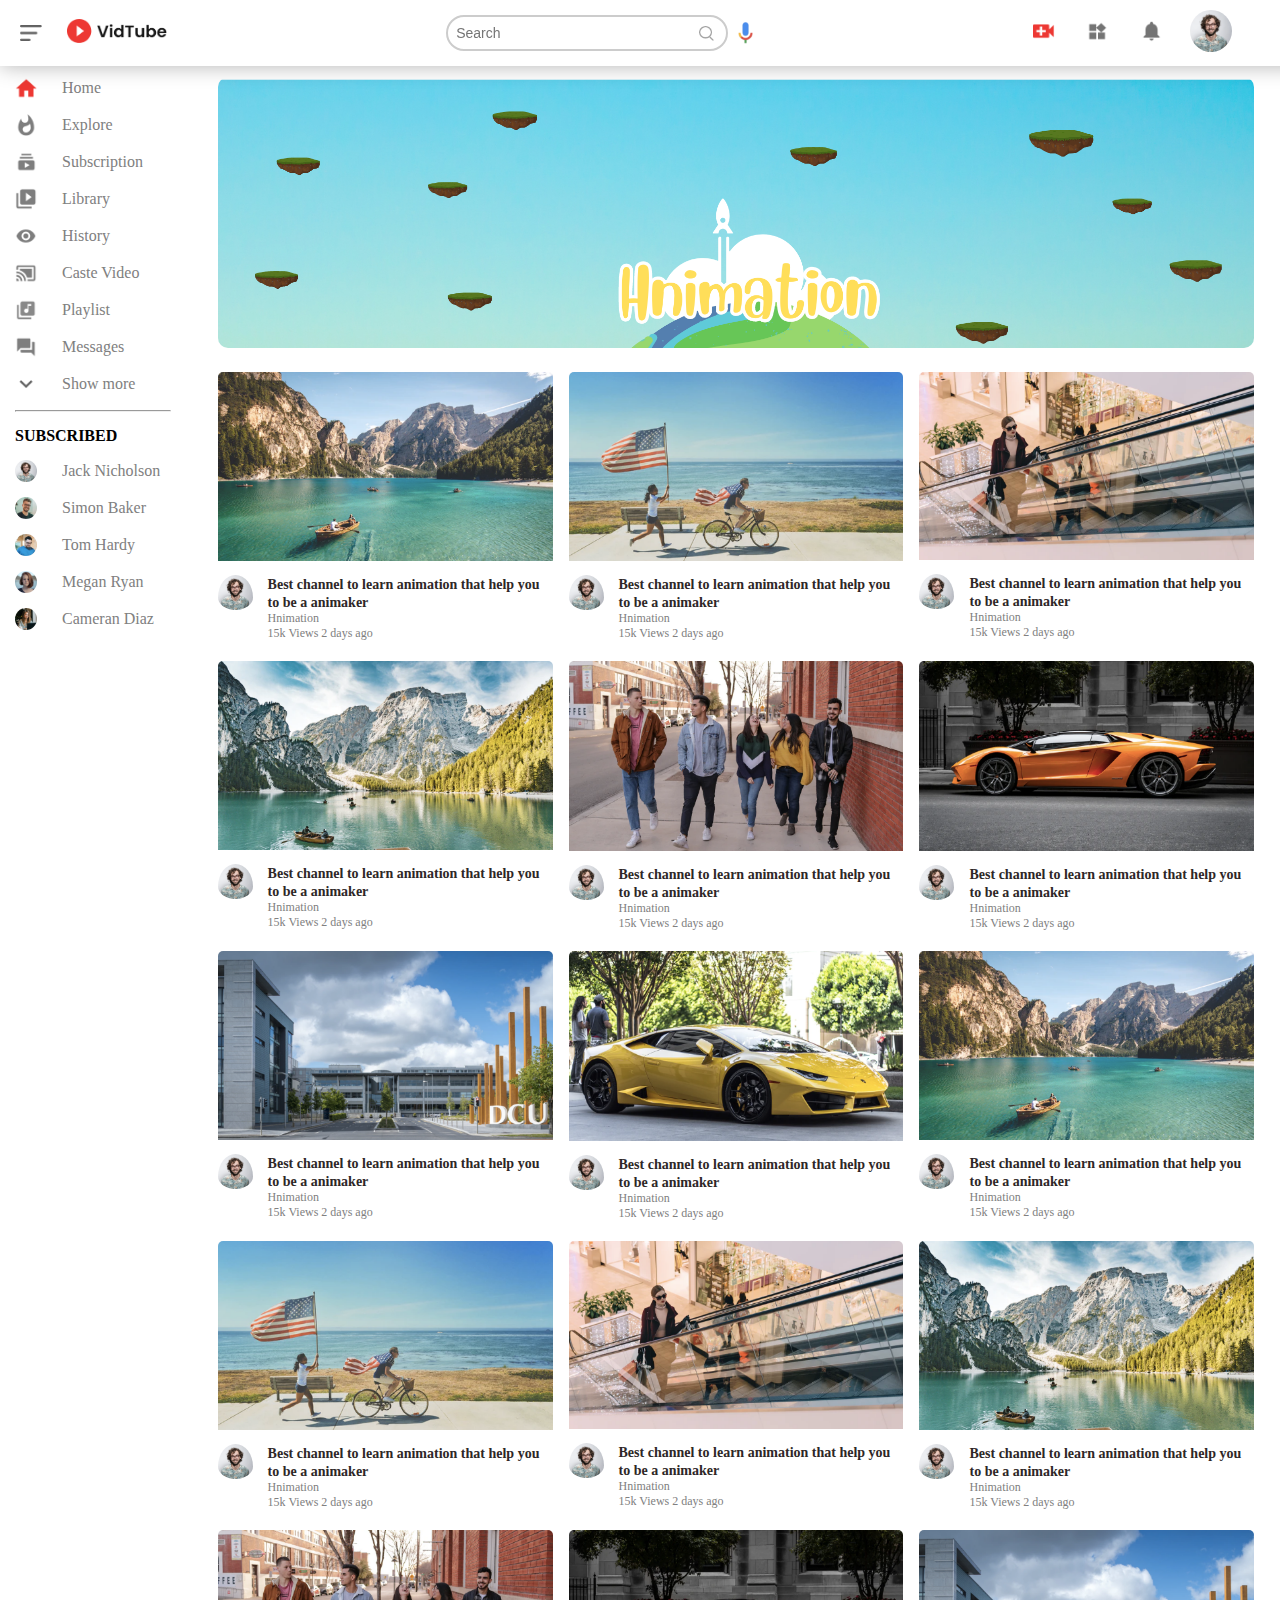
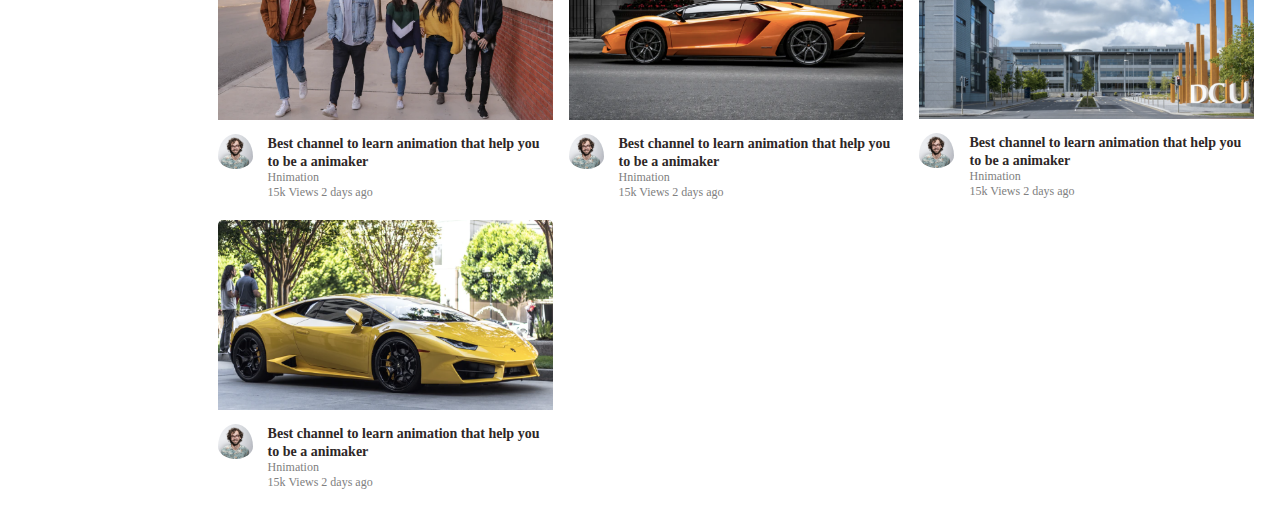
<file: index.html>
<!DOCTYPE html>
<html lang="en">

<head>
    <meta charset="UTF-8">
    <meta name="viewport" content="width=device-width, initial-scale=1.0">
    <title>HdTube</title>
    <link rel="stylesheet" href="style.css">
</head>

<body>

    <div class="nav">
        <div class="nav-left">

            <img src="image/IMG_20230623_234135_439.png" alt="" class="menu">

            <div class="logo">
                <img src="image/IMG_20230623_234135_091.png" alt="">
            </div>
        </div>
        <div class="nav-mid">
            <div class="search">
                <img src="image/IMG_20230623_234134_964.png" alt="">
                <input type="search" placeholder="Search">

            </div>
            <img src="image/IMG_20230623_234251_612.png" alt="">
        </div>
        <div class="nav-right">
            <ul>
                <li><a href=""><img src="image/IMG_20230623_234233_480.png" alt=""></a></li>
                <li><a href=""><img src="image/IMG_20230623_234135_242.png" alt=""></a></li>
                <li><a href=""><img src="image/IMG_20230623_234135_021.png" alt=""></a></li>
            </ul>
            <div class="profile">
                <img src="image/IMG_20230623_234008_144.png" alt="">
            </div>

        </div>
    </div>

    <div class="section-left">
        <div class="features">
            <a href=""><img src="image/IMG_20230623_234110_555.png" alt="">
                <p>Home</p>
            </a>

            <a href=""><img src="image/IMG_20230623_234007_831.png" alt="">
                <p>Explore</p>
            </a>

            <a href=""><img src="image/IMG_20230623_234202_305.png" alt="">
                <p>Subscription</p>
            </a>

            <a href=""><img src="image/IMG_20230623_234008_066.png" alt="">
                <p>Library</p>
            </a>

            <a href=""><img src="image/IMG_20230623_234008_534.png" alt="">
                <p>History</p>
            </a>

            <a href=""><img src="image/IMG_20230623_234008_249.png" alt="">
                <p>Caste Video</p>
            </a>

            <a href=""><img src="image/IMG_20230623_234134_897.png" alt="">
                <p>Playlist</p>
            </a>

            <a href=""> <img src="image/IMG_20230623_234135_337.png" alt="">
                <p>Messages</p>
            </a>


            <a href=""><img src="image/IMG_20230623_234202_294.png" alt="">
                <p>Show more</p>
            </a>
        </div>


        <div class="subscriber ">
            <hr>
            <h4>SUBSCRIBED</h4>
            <a href=""><img src="image/IMG_20230623_234008_144.png" alt="">
                <p>Jack Nicholson</p>
            </a>

            <a href=""><img src="image/IMG_20230623_234202_809.png" alt="">
                <p>Simon Baker</p>
            </a>
            <a href=""><img src="image/IMG_20230623_234232_951.png" alt="">
                <p>Tom Hardy</p>
            </a>
            <a href=""><img src="image/IMG_20230623_234135_108.png" alt="">
                <p>Megan Ryan</p>
            </a>
            <a href=""><img src="image/IMG_20230623_234008_451.png" alt="">
                <p>Cameran Diaz</p>
            </a>
        </div>

    </div>
    <!-- --------------------main------------------------ -->
    <div class="section-main">
        <div class="banner">
            <img src="image/Hnimation (1).png" alt="">
        </div>
        <div class="user-video">
            <div class="row">
                <a href="video.html"> <img src="image/IMG_20230623_234202_803.png" alt=""></a>
                <div class="user-description nav-left">
                    <img src="image/IMG_20230623_234008_144.png" alt="">
                    <div class="description">
                        <a href="video.html">Best channel to learn animation that help you to be a animaker</a>
                        <p>Hnimation</p>
                        <p>15k Views 2 days ago</p>
                    </div>
                </div>
            </div>
            <div class="row ">
                <a href=""> <img src="image/IMG_20230623_234202_730.png" alt=""></a>
                <div class="user-description nav-left">
                    <img src="image/IMG_20230623_234008_144.png" alt="">
                    <div class="description">
                        <a href="">Best channel to learn animation that help you to be a animaker</a>
                        <p>Hnimation</p>
                        <p>15k Views 2 days ago</p>
                    </div>
                </div>
            </div>
            <div class="row">
                <a href=""> <img src="image/IMG_20230623_234201_945.png" alt=""></a>
                <div class="user-description nav-left">
                    <img src="image/IMG_20230623_234008_144.png" alt="">
                    <div class="description">
                        <a href="">Best channel to learn animation that help you to be a animaker</a>
                        <p>Hnimation</p>
                        <p>15k Views 2 days ago</p>
                    </div>
                </div>
            </div>
            <div class="row">
                <a href=""> <img src="image/IMG_20230623_234202_242.png" alt=""></a>
                <div class="user-description nav-left">
                    <img src="image/IMG_20230623_234008_144.png" alt="">
                    <div class="description">
                        <a href="">Best channel to learn animation that help you to be a animaker</a>
                        <p>Hnimation</p>
                        <p>15k Views 2 days ago</p>
                    </div>
                </div>
            </div>
            <div class="row">
                <a href=""> <img src="image/IMG_20230623_234202_514.png" alt=""></a>
                <div class="user-description nav-left">
                    <img src="image/IMG_20230623_234008_144.png" alt="">
                    <div class="description">
                        <a href="">Best channel to learn animation that help you to be a animaker</a>
                        <p>Hnimation</p>
                        <p>15k Views 2 days ago</p>
                    </div>
                </div>
            </div>
            <div class="row">
                <a href=""> <img src="image/IMG_20230623_234202_749.png" alt=""></a>
                <div class="user-description nav-left">
                    <img src="image/IMG_20230623_234008_144.png" alt="">
                    <div class="description">
                        <a href="">Best channel to learn animation that help you to be a animaker</a>
                        <p>Hnimation</p>
                        <p>15k Views 2 days ago</p>
                    </div>
                </div>
            </div>
            <div class="row">
                <a href=""> <img src="image/IMG_20230623_234232_909.png" alt=""></a>
                <div class="user-description nav-left">
                    <img src="image/IMG_20230623_234008_144.png" alt="">
                    <div class="description">
                        <a href="">Best channel to learn animation that help you to be a animaker</a>
                        <p>Hnimation</p>
                        <p>15k Views 2 days ago</p>
                    </div>
                </div>
            </div>
            <div class="row">
                <a href=""> <img src="image/IMG_20230623_234233_060.png" alt=""></a>
                <div class="user-description nav-left">
                    <img src="image/IMG_20230623_234008_144.png" alt="">
                    <div class="description">
                        <a href="">Best channel to learn animation that help you to be a animaker</a>
                        <p>Hnimation</p>
                        <p>15k Views 2 days ago</p>
                    </div>
                </div>
            </div>
            <div class="row">
                <a href=""> <img src="image/IMG_20230623_234202_803.png" alt=""></a>
                <div class="user-description nav-left">
                    <img src="image/IMG_20230623_234008_144.png" alt="">
                    <div class="description">
                        <a href="">Best channel to learn animation that help you to be a animaker</a>
                        <p>Hnimation</p>
                        <p>15k Views 2 days ago</p>
                    </div>
                </div>
            </div>
            <div class="row">
                <a href=""> <img src="image/IMG_20230623_234202_730.png" alt=""></a>
                <div class="user-description nav-left">
                    <img src="image/IMG_20230623_234008_144.png" alt="">
                    <div class="description">
                        <a href="">Best channel to learn animation that help you to be a animaker</a>
                        <p>Hnimation</p>
                        <p>15k Views 2 days ago</p>
                    </div>
                </div>
            </div>
            <div class="row">
                <a href=""> <img src="image/IMG_20230623_234201_945.png" alt=""></a>
                <div class="user-description nav-left">
                    <img src="image/IMG_20230623_234008_144.png" alt="">
                    <div class="description">
                        <a href="">Best channel to learn animation that help you to be a animaker</a>
                        <p>Hnimation</p>
                        <p>15k Views 2 days ago</p>
                    </div>
                </div>
            </div>
            <div class="row">
                <a href=""> <img src="image/IMG_20230623_234202_242.png" alt=""></a>
                <div class="user-description nav-left">
                    <img src="image/IMG_20230623_234008_144.png" alt="">
                    <div class="description">
                        <a href="">Best channel to learn animation that help you to be a animaker</a>
                        <p>Hnimation</p>
                        <p>15k Views 2 days ago</p>
                    </div>
                </div>
            </div>
            <div class="row">
                <a href=""> <img src="image/IMG_20230623_234202_514.png" alt=""></a>
                <div class="user-description nav-left">
                    <img src="image/IMG_20230623_234008_144.png" alt="">
                    <div class="description">
                        <a href="">Best channel to learn animation that help you to be a animaker</a>
                        <p>Hnimation</p>
                        <p>15k Views 2 days ago</p>
                    </div>
                </div>
            </div>
            <div class="row">
                <a href=""> <img src="image/IMG_20230623_234202_749.png" alt=""></a>
                <div class="user-description nav-left">
                    <img src="image/IMG_20230623_234008_144.png" alt="">
                    <div class="description">
                        <a href="">Best channel to learn animation that help you to be a animaker</a>
                        <p>Hnimation</p>
                        <p>15k Views 2 days ago</p>
                    </div>
                </div>
            </div>
            <div class="row">
                <a href=""> <img src="image/IMG_20230623_234232_909.png" alt=""></a>
                <div class="user-description nav-left">
                    <img src="image/IMG_20230623_234008_144.png" alt="">
                    <div class="description">
                        <a href="">Best channel to learn animation that help you to be a animaker</a>
                        <p>Hnimation</p>
                        <p>15k Views 2 days ago</p>
                    </div>
                </div>
            </div>
            <div class="row">
                <a href=""> <img src="image/IMG_20230623_234233_060.png" alt=""></a>
                <div class="user-description nav-left">
                    <img src="image/IMG_20230623_234008_144.png" alt="">
                    <div class="description">
                        <a href="">Best channel to learn animation that help you to be a animaker</a>
                        <p>Hnimation</p>
                        <p>15k Views 2 days ago</p>
                    </div>
                </div>
            </div>
        </div>



        <script src="script.js"></script>

</body>

</html>
</file>
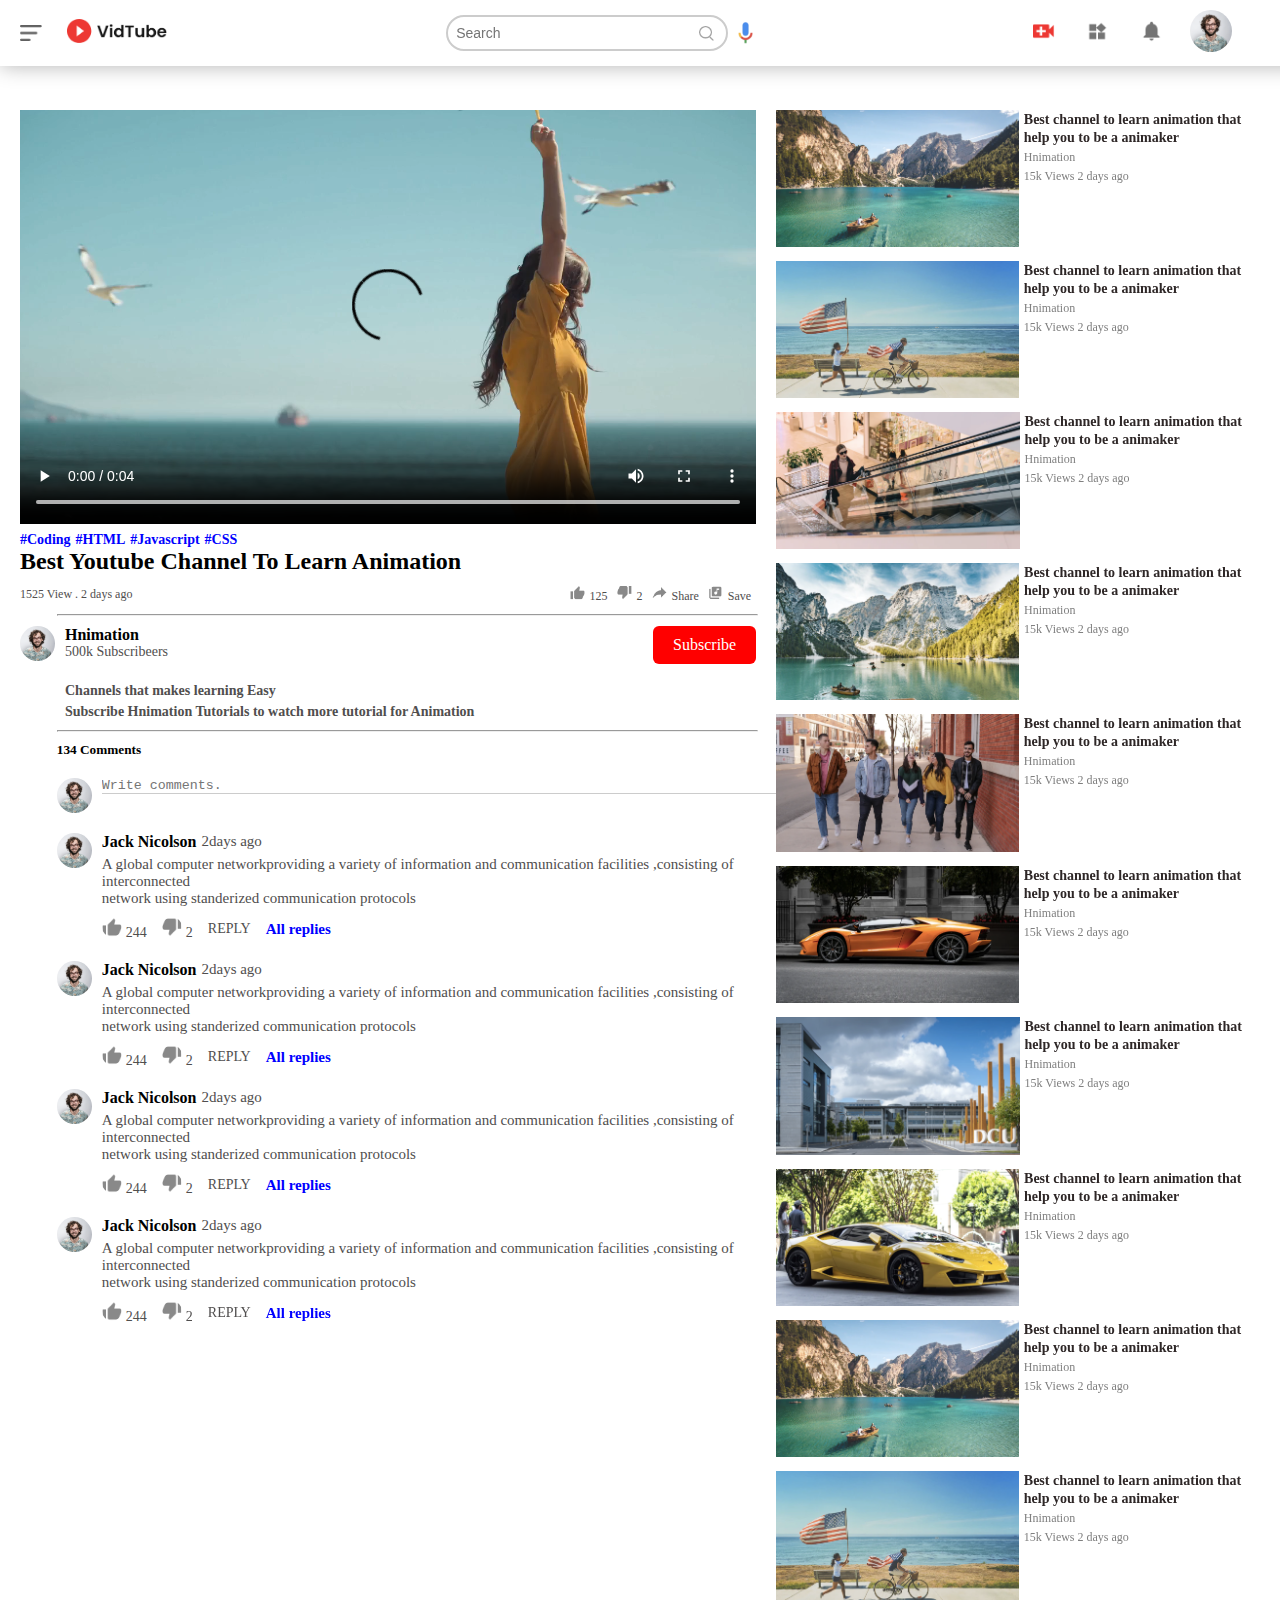
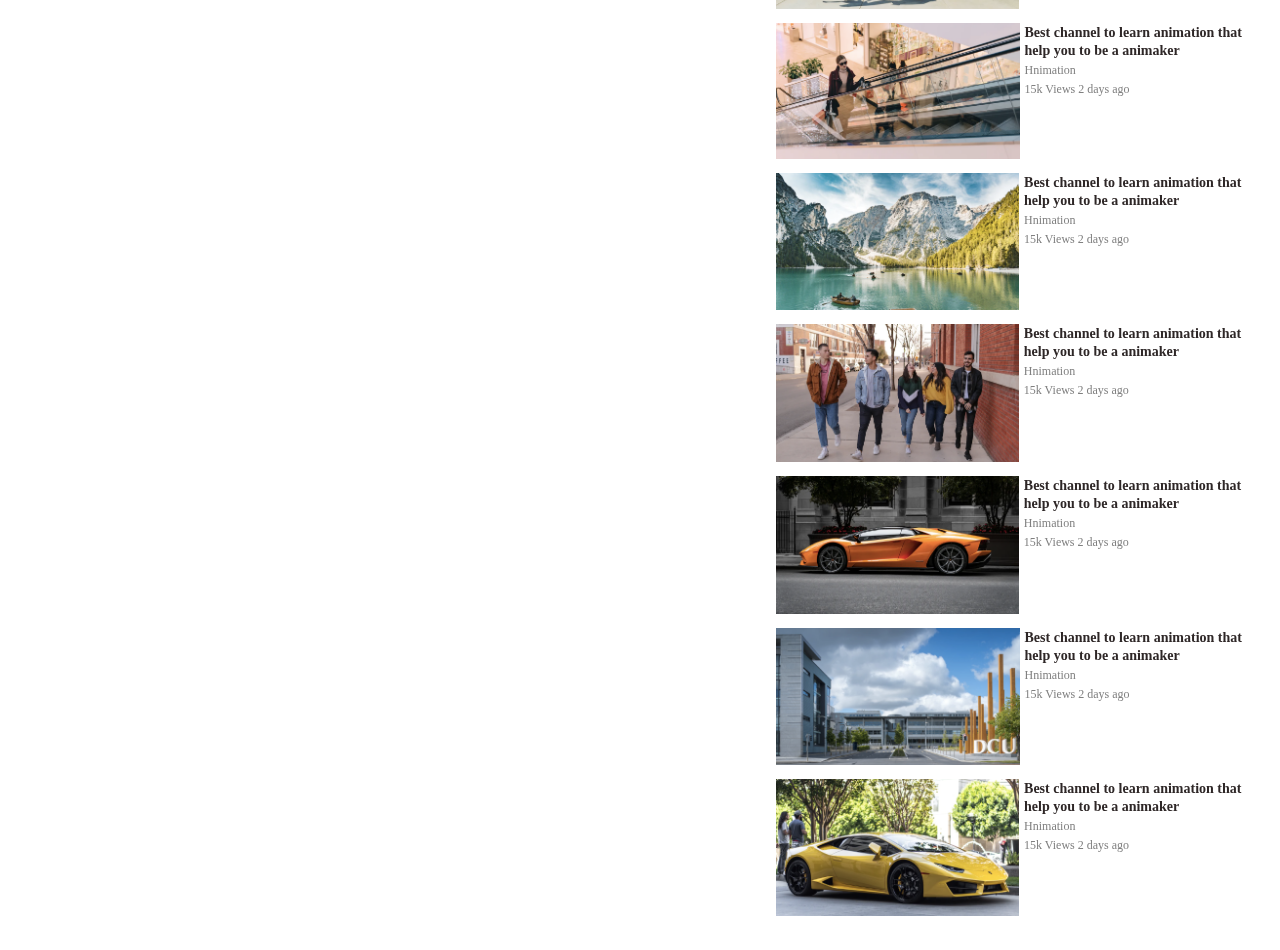
<file: video.html>
<!DOCTYPE html>
<html lang="en">

<head>
    <meta charset="UTF-8">
    <meta name="viewport" content="width=device-width, initial-scale=1.0">
    <title>Document</title>
    <link rel="stylesheet" href="style.css">
</head>

<body>
    <div class="nav">
        <div class="nav-left">

            <img src="image/IMG_20230623_234135_439.png" alt="" class="menu">

            <div class="logo">
                <a href="index.html"><img src="image/IMG_20230623_234135_091.png" alt=""></a>
            </div>
        </div>
        <div class="nav-mid">
            <div class="search">
                <img src="image/IMG_20230623_234134_964.png" alt="">
                <input type="search" placeholder="Search">

            </div>
            <img src="image/IMG_20230623_234251_612.png" alt="">
        </div>
        <div class="nav-right">
            <ul>
                <li><a href=""><img src="image/IMG_20230623_234233_480.png" alt=""></a></li>
                <li><a href=""><img src="image/IMG_20230623_234135_242.png" alt=""></a></li>
                <li><a href=""><img src="image/IMG_20230623_234135_021.png" alt=""></a></li>
            </ul>
            <div class="profile">
                <img src="image/IMG_20230623_234008_144.png" alt="">
            </div>

        </div>
    </div>
    <div class="container">
        <div class="play-row">
            <div class="left-container">
                <video controls autoplay>
                    <source src="image/VID_20230719_230340_019.mp4">
                </video>
                <div class="active-v-des">
                    <div class="vid-hastag">
                        <h5>#Coding</h5>
                        <h5>#HTML</h5>
                        <h5>#Javascript</h5>
                        <h5>#CSS</h5>
                    </div>
                    <h2>Best Youtube Channel To Learn Animation</h2>
                    <div class="like-view">
                        <span>1525 View . 2 days ago</span>
                        <div>
                            <a href=""><img src="image/IMG_20230623_234135_446.png" alt="">125</a>
                            <a href=""><img src="image/IMG_20230623_234008_098.png" alt="">2</a>
                            <a href=""><img src="image/IMG_20230623_234202_587.png" alt="">Share</a>
                            <a href=""><img src="image/IMG_20230623_234134_897.png" alt="">Save</a>
                        </div>
                    </div>
                    
            
                    <hr>
                </div>
                <div class="active-v-des2">
                    <div class="subactive-v-des2">
                        <img src="image/IMG_20230623_234008_144.png" alt="">
                        <div>
                            <h4>Hnimation</h4>
                            <p>500k Subscribeers</p>
                            <br>

                            <h5>Channels that makes learning Easy</h5>

                            <h5>Subscribe Hnimation Tutorials to watch more tutorial for Animation</h5>

                        </div>
                    </div>
                    <div class="button-red">Subscribe</div>
                </div>
                <hr>
                <div class="comment-section">
                    <h5>134 Comments</h5>
                    <div class="sub-comment">
                        <img src="image/IMG_20230623_234008_144.png" alt="">
                        <div>
                            <textarea placeholder="Write comments." rows="1"></textarea>
                        </div>
                    </div>
                    <div class="sub-comment">
                        <img src="image/IMG_20230623_234008_144.png" alt="">
                        <div>
                            <div class="com-name">
                                <h4>Jack Nicolson</h4>
                                <p>2days ago</p>
                            </div>
                            <p>A global computer networkproviding a variety of information and communication facilities
                                ,consisting of interconnected <br> network using standerized communication protocols</p>
                            <div class="commentlike-images ">
                                <a href=""><img src="image/IMG_20230623_234135_446.png" alt="">244</a>
                                <a href=""><img src="image/IMG_20230623_234008_098.png" alt="">2</a>
                                <a href="">REPLY</a>
                                <a href="">
                                    <h5>All replies</h5>
                                </a>
                            </div>
                        </div>
                    </div>
                    <div class="sub-comment">
                        <img src="image/IMG_20230623_234008_144.png" alt="">
                        <div>
                            <div class="com-name">
                                <h4>Jack Nicolson</h4>
                                <p>2days ago</p>
                            </div>
                            <p>A global computer networkproviding a variety of information and communication facilities
                                ,consisting of interconnected <br> network using standerized communication protocols</p>
                            <div class="commentlike-images ">
                                <a href=""><img src="image/IMG_20230623_234135_446.png" alt="">244</a>
                                <a href=""><img src="image/IMG_20230623_234008_098.png" alt="">2</a>
                                <a href="">REPLY</a>
                                <a href="">
                                    <h5>All replies</h5>
                                </a>
                            </div>
                        </div>
                    </div>
                    <div class="sub-comment">
                        <img src="image/IMG_20230623_234008_144.png" alt="">
                        <div>
                            <div class="com-name">
                                <h4>Jack Nicolson</h4>
                                <p>2days ago</p>
                            </div>
                            <p>A global computer networkproviding a variety of information and communication facilities
                                ,consisting of interconnected <br> network using standerized communication protocols</p>
                            <div class="commentlike-images ">
                                <a href=""><img src="image/IMG_20230623_234135_446.png" alt="">244</a>
                                <a href=""><img src="image/IMG_20230623_234008_098.png" alt="">2</a>
                                <a href="">REPLY</a>
                                <a href="">
                                    <h5>All replies</h5>
                                </a>
                            </div>
                        </div>
                    </div>
                    <div class="sub-comment">
                        <img src="image/IMG_20230623_234008_144.png" alt="">
                        <div>
                            <div class="com-name">
                                <h4>Jack Nicolson</h4>
                                <p>2days ago</p>
                            </div>
                            <p>A global computer networkproviding a variety of information and communication facilities
                                ,consisting of interconnected <br> network using standerized communication protocols</p>
                            <div class="commentlike-images ">
                                <a href=""><img src="image/IMG_20230623_234135_446.png" alt="">244</a>
                                <a href=""><img src="image/IMG_20230623_234008_098.png" alt="">2</a>
                                <a href="">REPLY</a>
                                <a href="">
                                    <h5>All replies</h5>
                                </a>
                            </div>
                        </div>
                    </div>

                </div>
            </div>
            <div class="right-container">
                <div class="coloum-video">
                    <div class="coloum-row">
                        <a href=""> <img src="image/IMG_20230623_234202_803.png" alt=""></a>
                        <div class="video-description nav-left">
                            <!-- <img src="image/IMG_20230623_234008_144.png" alt=""> -->
                            <div class="descriptions">
                                <a href="">Best channel to learn animation that help you to be a animaker</a>
                                <p>Hnimation</p>
                                <p>15k Views 2 days ago</p>
                            </div>
                        </div>
                    </div>
                    <div class="coloum-row ">
                        <a href=""> <img src="image/IMG_20230623_234202_730.png" alt=""></a>
                        <div class="video-description nav-left">
                            <!-- <img src="image/IMG_20230623_234008_144.png" alt=""> -->
                            <div class="descriptions">
                                <a href="">Best channel to learn animation that help you to be a animaker</a>
                                <p>Hnimation</p>
                                <p>15k Views 2 days ago</p>
                            </div>
                        </div>
                    </div>
                    <div class="coloum-row">
                        <a href=""> <img src="image/IMG_20230623_234201_945.png" alt=""></a>
                        <div class="video-description nav-left">
                            <!-- <img src="image/IMG_20230623_234008_144.png" alt=""> -->
                            <div class="descriptions">
                                <a href="">Best channel to learn animation that help you to be a animaker</a>
                                <p>Hnimation</p>
                                <p>15k Views 2 days ago</p>
                            </div>
                        </div>
                    </div>
                    <div class="coloum-row">
                        <a href=""> <img src="image/IMG_20230623_234202_242.png" alt=""></a>
                        <div class="video-description nav-left">
                            <!-- <img src="image/IMG_20230623_234008_144.png" alt=""> -->
                            <div class="descriptions">
                                <a href="">Best channel to learn animation that help you to be a animaker</a>
                                <p>Hnimation</p>
                                <p>15k Views 2 days ago</p>
                            </div>
                        </div>
                    </div>
                    <div class="coloum-row">
                        <a href=""> <img src="image/IMG_20230623_234202_514.png" alt=""></a>
                        <div class="video-description nav-left">
                            <!-- <img src="image/IMG_20230623_234008_144.png" alt=""> -->
                            <div class="descriptions">
                                <a href="">Best channel to learn animation that help you to be a animaker</a>
                                <p>Hnimation</p>
                                <p>15k Views 2 days ago</p>
                            </div>
                        </div>
                    </div>
                    <div class="coloum-row">
                        <a href=""> <img src="image/IMG_20230623_234202_749.png" alt=""></a>
                        <div class="video-description nav-left">
                            <!-- <img src="image/IMG_20230623_234008_144.png" alt=""> -->
                            <div class="descriptions">
                                <a href="">Best channel to learn animation that help you to be a animaker</a>
                                <p>Hnimation</p>
                                <p>15k Views 2 days ago</p>
                            </div>
                        </div>
                    </div>
                    <div class="coloum-row">
                        <a href=""> <img src="image/IMG_20230623_234232_909.png" alt=""></a>
                        <div class="video-description nav-left">
                            <!-- <img src="image/IMG_20230623_234008_144.png" alt=""> -->
                            <div class="descriptions">
                                <a href="">Best channel to learn animation that help you to be a animaker</a>
                                <p>Hnimation</p>
                                <p>15k Views 2 days ago</p>
                            </div>
                        </div>
                    </div>
                    <div class="coloum-row">
                        <a href=""> <img src="image/IMG_20230623_234233_060.png" alt=""></a>
                        <div class="video-description nav-left">
                            <!-- <img src="image/IMG_20230623_234008_144.png" alt=""> -->
                            <div class="descriptions">
                                <a href="">Best channel to learn animation that help you to be a animaker</a>
                                <p>Hnimation</p>
                                <p>15k Views 2 days ago</p>
                            </div>
                        </div>
                    </div>
                    <div class="coloum-row">
                        <a href=""> <img src="image/IMG_20230623_234202_803.png" alt=""></a>
                        <div class="video-description nav-left">
                            <!-- <img src="image/IMG_20230623_234008_144.png" alt=""> -->
                            <div class="descriptions">
                                <a href="">Best channel to learn animation that help you to be a animaker</a>
                                <p>Hnimation</p>
                                <p>15k Views 2 days ago</p>
                            </div>
                        </div>
                    </div>
                    <div class="coloum-row">
                        <a href=""> <img src="image/IMG_20230623_234202_730.png" alt=""></a>
                        <div class="video-description nav-left">
                            <!-- <img src="image/IMG_20230623_234008_144.png" alt=""> -->
                            <div class="descriptions">
                                <a href="">Best channel to learn animation that help you to be a animaker</a>
                                <p>Hnimation</p>
                                <p>15k Views 2 days ago</p>
                            </div>
                        </div>
                    </div>
                    <div class="coloum-row">
                        <a href=""> <img src="image/IMG_20230623_234201_945.png" alt=""></a>
                        <div class="video-description nav-left">
                            <!-- <img src="image/IMG_20230623_234008_144.png" alt=""> -->
                            <div class="descriptions">
                                <a href="">Best channel to learn animation that help you to be a animaker</a>
                                <p>Hnimation</p>
                                <p>15k Views 2 days ago</p>
                            </div>
                        </div>
                    </div>
                    <div class="coloum-row">
                        <a href=""> <img src="image/IMG_20230623_234202_242.png" alt=""></a>
                        <div class="video-description nav-left">
                            <!-- <img src="image/IMG_20230623_234008_144.png" alt=""> -->
                            <div class="descriptions">
                                <a href="">Best channel to learn animation that help you to be a animaker</a>
                                <p>Hnimation</p>
                                <p>15k Views 2 days ago</p>
                            </div>
                        </div>
                    </div>
                    <div class="coloum-row">
                        <a href=""> <img src="image/IMG_20230623_234202_514.png" alt=""></a>
                        <div class="video-description nav-left">
                            <!-- <img src="image/IMG_20230623_234008_144.png" alt=""> -->
                            <div class="descriptions">
                                <a href="">Best channel to learn animation that help you to be a animaker</a>
                                <p>Hnimation</p>
                                <p>15k Views 2 days ago</p>
                            </div>
                        </div>
                    </div>
                    <div class="coloum-row">
                        <a href=""> <img src="image/IMG_20230623_234202_749.png" alt=""></a>
                        <div class="video-description nav-left">
                            <!-- <img src="image/IMG_20230623_234008_144.png" alt=""> -->
                            <div class="descriptions">
                                <a href="">Best channel to learn animation that help you to be a animaker</a>
                                <p>Hnimation</p>
                                <p>15k Views 2 days ago</p>
                            </div>
                        </div>
                    </div>
                    <div class="coloum-row">
                        <a href=""> <img src="image/IMG_20230623_234232_909.png" alt=""></a>
                        <div class="video-description nav-left">
                            <!-- <img src="image/IMG_20230623_234008_144.png" alt=""> -->
                            <div class="descriptions">
                                <a href="">Best channel to learn animation that help you to be a animaker</a>
                                <p>Hnimation</p>
                                <p>15k Views 2 days ago</p>
                            </div>
                        </div>
                    </div>
                    <div class="coloum-row">
                        <a href=""> <img src="image/IMG_20230623_234233_060.png" alt=""></a>
                        <div class="video-description nav-left">
                            <!-- <img src="image/IMG_20230623_234008_144.png" alt=""> -->
                            <div class="descriptions">
                                <a href="">Best channel to learn animation that help you to be a animaker</a>
                                <p>Hnimation</p>
                                <p>15k Views 2 days ago</p>
                            </div>
                        </div>
                    </div>

                </div>
            </div>
        </div>
    </div>
</body>

</html>
</file>
<file: style.css>
*{
    padding: 0;
    margin: 0;
}
.nav{
    width: 100%;
    display: flex;
    justify-content: space-between;
    align-items: center;
    padding: 10px 20px;
    background: #fff;
    box-shadow: 0 0 20px 0 rgba(0,0,0,0.3);
    position: fixed;
    z-index: 100;
    
}
.nav-left{
    display: flex;
    align-items: center;
    
}
.menu {
    width: 22px;
    margin-right: 25px;
}
.logo img{
    width: 100px;
}
.nav-mid{
    display: flex;
    align-items: center;
    /* position: relative; */
}
.search{
    margin-right: 10px;
    position:relative;
    /* right: 94%; */
}
.search input{
    width: 22vw;
    padding: 8px;
    border-radius: 20px;
    border: 2px solid #ccc;
    font-weight: 500;
    font-size: 14px;
    
}
.nav-mid .search img{
    width: 15px;
    position: absolute;
    top: 30%;
    right: 5%;
}

.nav-mid img{
    width: 15px;
}
.nav-right{
    display: flex;
    align-items: center;
    margin-right: -10px;
}
.nav-right ul li{
    list-style: none;
    display: inline-block;
}
ul li a img{
    width: 45%;
}
.profile img{
   width: 35%;
   border-radius: 50%;
}

/* -----------------section-left------------------ */
.section-left{
    /* margin: 15px; */
    background: #fff;
    width: 15%;
    height: 100vh;
    position: fixed;
    top: 0; 
    padding-top: 6%;
    padding-left: 15px;
    transition: 250ms;
}
.features a{
    display: flex;
    margin-bottom: 15px;
    text-decoration: none;
    align-items: center;
    width: fit-content;
    flex-wrap: wrap;
}
.features a img{
    width: 22px;
    margin-right: 25px;
}
.features a p{
    font-size: 16px;
    color: gray;
    transition: all 1ms;
}
.section-left h4{
    margin: 15px 0;
}
.subscriber a{
    display: flex;
    margin-bottom: 15px;
    text-decoration: none;
    align-items: center;  
    width: fit-content;
    flex-wrap: wrap;
}
.subscriber a img{
    width: 22px;
    margin-right: 25px;
    border-radius: 50%;
}
.subscriber a p{
    font-size: 16px;
    color: gray;
    transition: all 1ms;
}
.small-sidebar {
 width: 5%; 
}
.small-sidebar a p{
    display: none;
}
.small-sidebar h4{
    display: none;
}
.small-sidebar hr{
    margin-bottom: 15px;
    width: 30%;
}
hr{
    width: 80%;
    color: grey;
    
}
/* ----------------------main-------------------------- */
.section-main{
  padding-left:17%; 
  padding-right: 2%;
  padding-top: 6%; 
  padding-bottom: 20px;
  /* background: #f9f9f9; */
  transition: 250ms;
    
}
.large-section-main  {
    padding-left: 6%;
} 
.banner{
    width: 100%;
}
.banner img{
  width: 100%;
  border-radius: 10px;
}
.user-video{
 display: grid;
 grid-template-columns: repeat(auto-fit,minmax(250px,1fr));
 grid-column-gap: 16px;
 grid-row-gap: 20px;
 margin-top: 20px;
}
.row{
    width: 100%;
}
.row img{
    width: 100%;
    border-radius: 5px;
    padding-bottom: 10px;
}
.user-video .user-description{
    width: 100%;
    align-items: flex-start;
}
.user-description img{
   width: 35px;
   border-radius: 100%;
   margin-right: 15px;
}
.description  a{
  text-decoration: none;
  color:rgb(46, 39, 39);
  font-weight: 600;
  font-size: 14px;
  
}
.description p{
    
    font-size: 12px;
    color: gray;
}
/* ----------------------------video.html----------------------- */

.container{
    position: absolute;
    z-index: 2;
    top: 10%;
}
.play-row{
    display: flex;
    padding: 20px;
    /* flex-wrap: wrap; */
}
.left-container{
    flex-basis: 64%;
    
}
.left-container video{
    width: 100%;
}
.right-container{
    
    padding-left: 20px;
}
.right-container .coloum-row{
    width: 100%;
    display: flex;
    margin-bottom: 10px;
}
.right-container .coloum-row img{
    width: 100%;

}
.coloum-row .video-description{
    width: 100%;
    align-items: flex-start;
    margin-left: 5px;
}
/* .coloum-row .video-description img{
    width: 35%;
    border-radius: 50%;
    margin: 5px;
} */
.descriptions a{
  text-decoration: none;
  color:rgb(46, 39, 39);
  font-weight: 600;
  font-size: 14px;
}
.descriptions p{
    font-size: 12px;
    color: gray;
    margin-top: 4px;
}
.vid-hastag{
    display: flex;
    color: blue;
    margin-top: 4px;
}
.vid-hastag h5{
    margin-right: 5px;
    font-size: 14px;
}
.like-view{
    display: flex;
    justify-content: space-between;
    align-items: center;
    margin-top: 10px;
}
.like-view span{
    font-size: 12px;
    color: rgb(80, 78, 78);
}
.like-view a{
    text-decoration: none;
    color: rgb(80, 78, 78);
    margin-right: 5px;
    font-size: 12px;
}

.like-view img{
    width: 15px;
    margin-right: 5px;
}
.active-v-des p{
    color: rgb(80, 78, 78);
    font-size: 12px;
}
.active-v-des hr{
    width: 100%;
    margin: 15px 0;
    color: #ccc;
}
.active-v-des2{
    /* width: 100%; */
    display: flex;
    
    justify-content: space-between;
}
.active-v-des2 img{
    width: 35px;
    border-radius: 50%;
    margin-right: 10px;
}
.subactive-v-des2{
    display: flex;
    align-items: flex-start;    
}
.subactive-v-des2 p{
    font-size: 14px;
    color:rgb(80, 78, 78); 
}
.subactive-v-des2 h5{
   font-size: 14px;
   color:rgb(80, 78, 78); 
   margin-top: 5px;
   
}
.left-container hr{
    margin:  10px 0;
    margin-left: 5%;
    width: 95%;
    color: #ccc;
}
.active-v-des2 .button-red{
background: red;
padding: 10px 20px;
height: fit-content;
text-align: center;
color: white;
font-size: 16px;
border-radius: 6px;
transition: 0.5s;
cursor: pointer;
}
.button-red:hover{
    box-shadow: 0 0 20px 2px rgba(0,0,0,0.3);
    color: black;
}
.comment-section{
    width: 100%;
    padding-left: 5%;
}
.sub-comment{
    display: flex;
    margin: 20px 0;
    align-items: flex-start;
    width: 100%;
}
.sub-comment img{
    width: 35px;
    border-radius: 50%;
    margin-right: 10px;
}
.sub-comment textarea{
 border:none;
 width: 54vw;
 resize: none;
 outline: 0;
 border-bottom: 1px solid #ccc;
}
.com-name{
    display: flex;
    margin-bottom: 5px;
}
.com-name p{
  font-size: 10px;
  color:rgb(80, 78, 78);  
  margin-left: 5px;
}
.sub-comment p{
    color: rgb(80, 78, 78); 
    font-size: 15px;
}
.commentlike-images{
    width: 100%;
    display: flex;
    align-items: center;
    margin-top: 10px;
}
.commentlike-images a{
 text-decoration: none;
 margin-right: 15px;
 color:rgb(80, 78, 78); 
 font-size: 14px;  
}
.commentlike-images img{
    width: 20px;
    margin-right: 4px;
}
.commentlike-images h5{
font-size:15px ;
color: blue;
}



/* -------------------------Responsive-------------------------- */
@media screen and (max-width: 900px) 
{
 .menu {
    display: none;
 } 
 .section-left{
    display: none;
 } 
 .nav-right ul li{
  display: none;
 } 
 .search{
    left: 5%;
    margin-right: 22px;
 } 
 .search input{
    width: 40vw;
 }
 .nav-mid img{
    margin-right: 10px;
    /* display: none; */
 }
 .section-main{
    padding-left: 3%;
    padding-right: 3%;
    padding-top: 20%;
 }
 .container{
    top: 6%;
 }
.right-container{
    
    padding-left: 0px;
}
.play-row{
    flex-wrap: wrap;
    padding: 15px;
}
.left-container{
    flex-basis: 100%;
    /* flex-wrap: wrap; */
} 
.like-view{
    flex-direction: column;
    align-items: baseline;
}
.like-view span{
    
    margin-bottom: 10px;
}  
}
</file>
